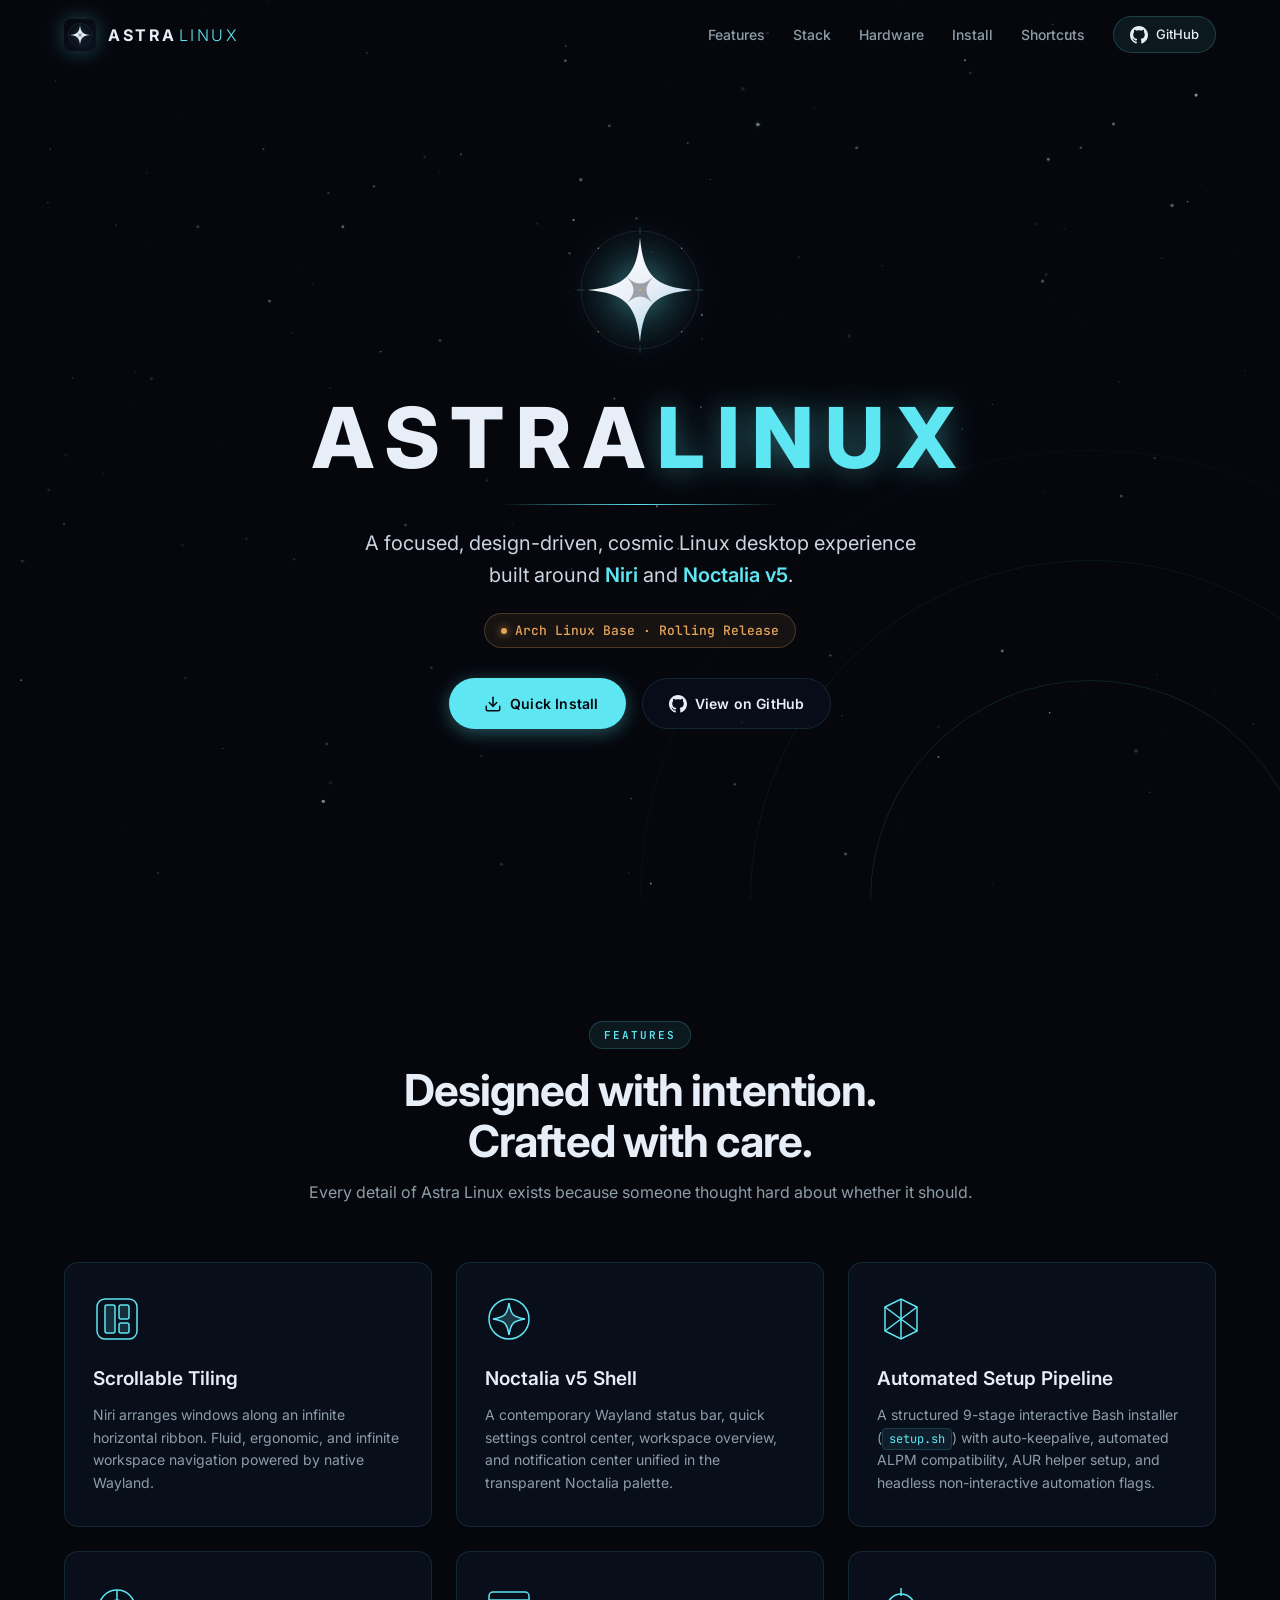
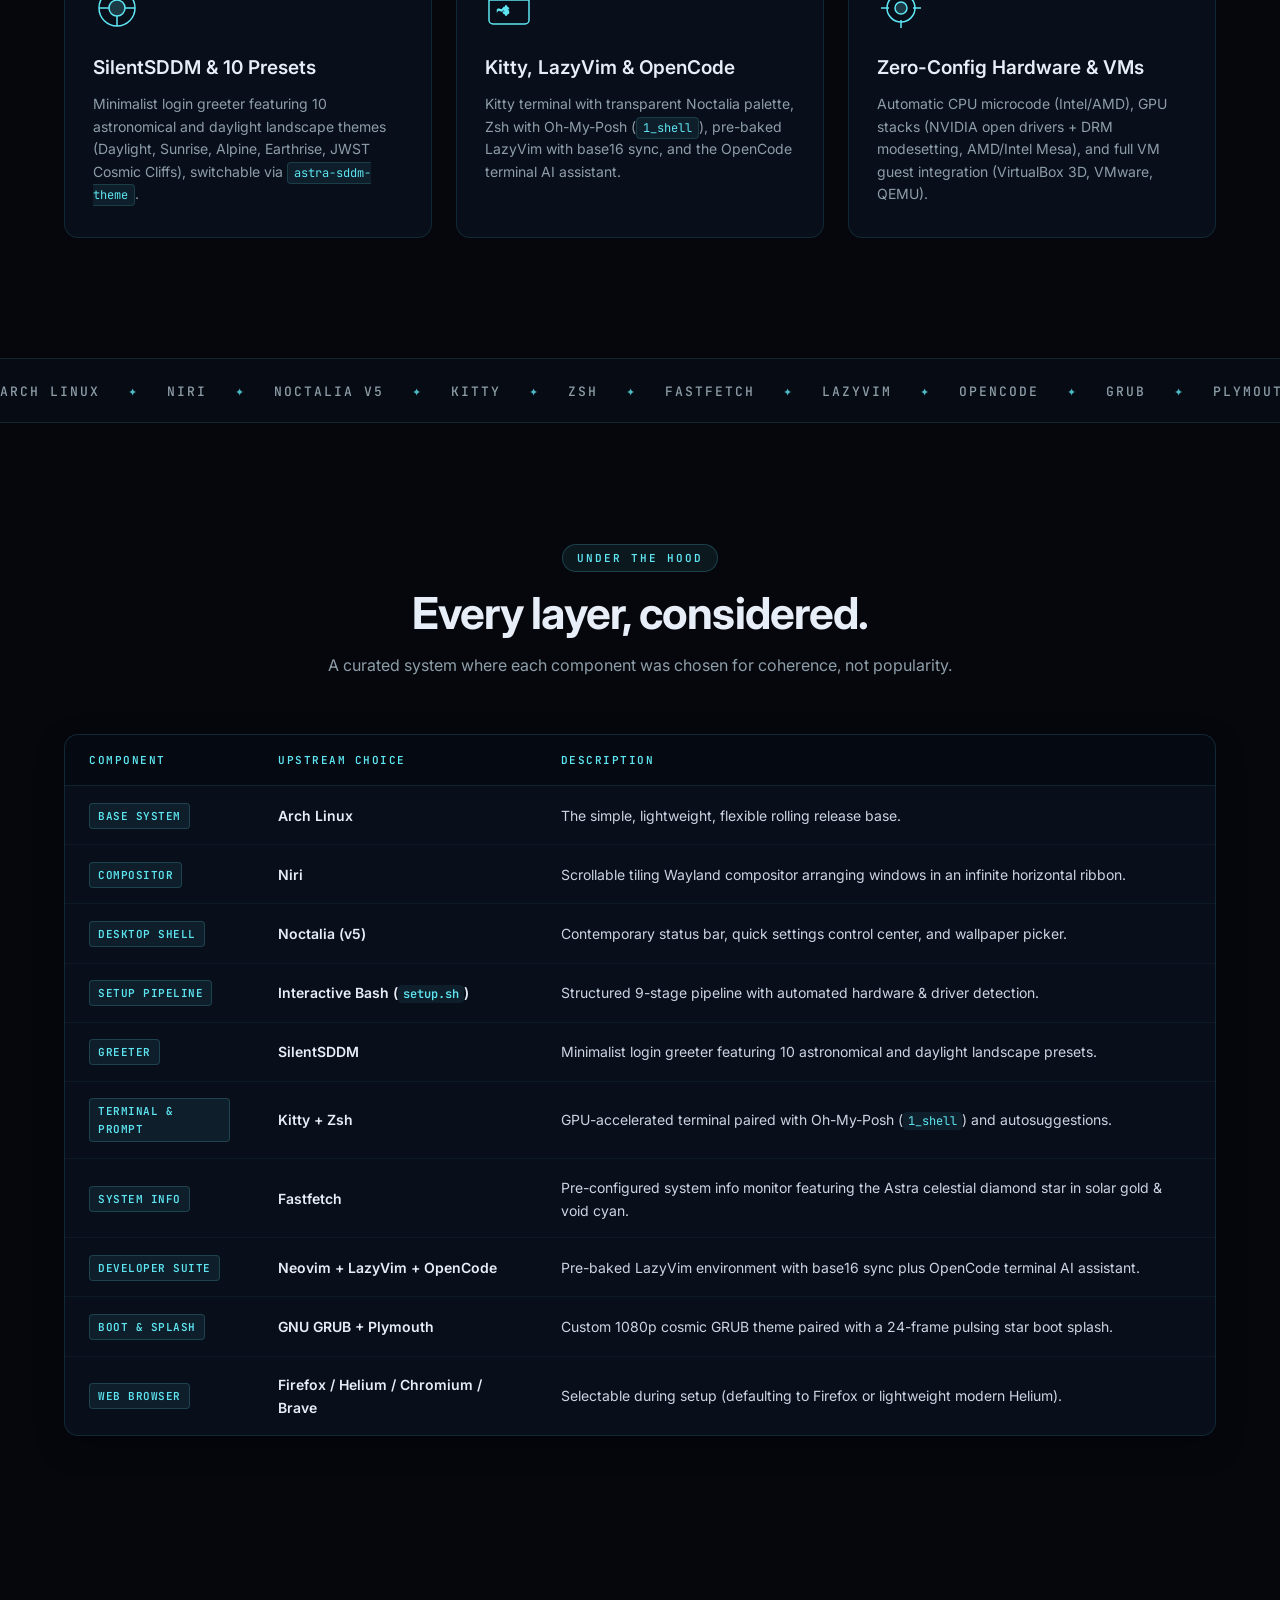
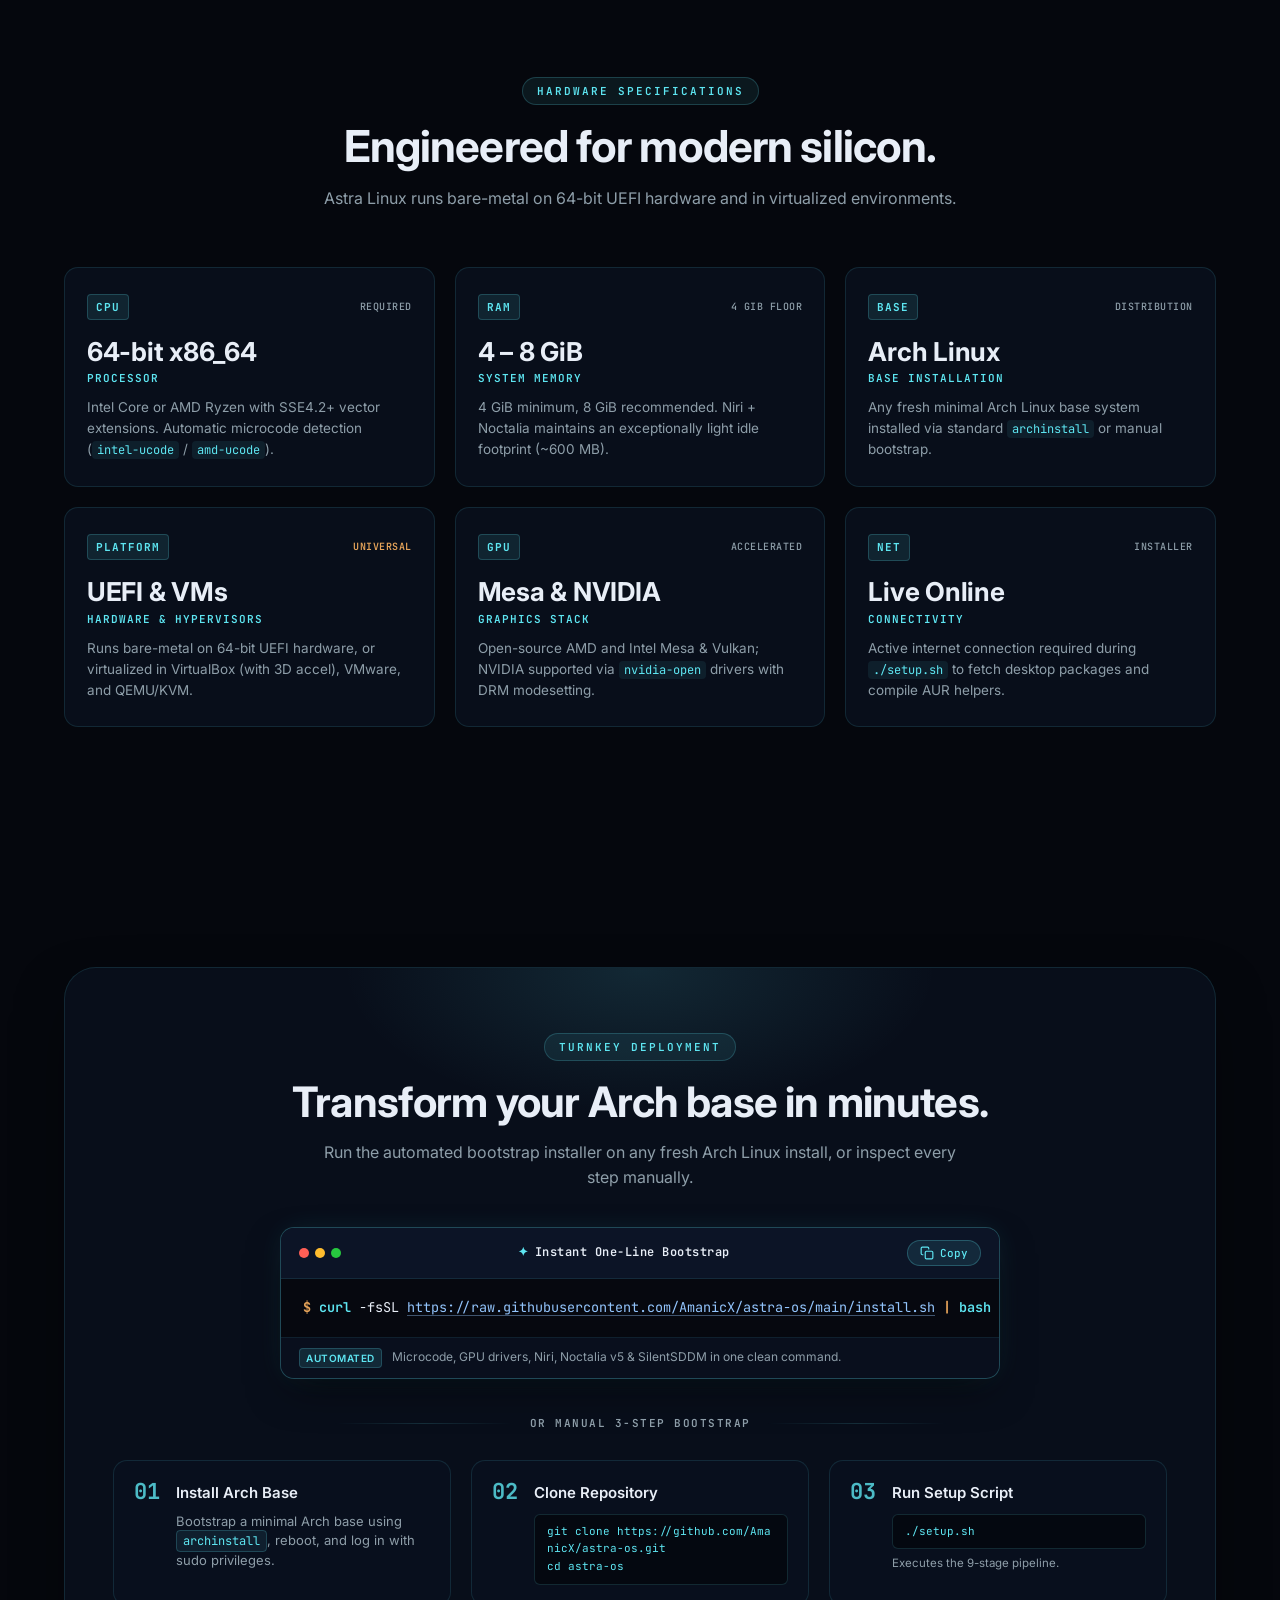
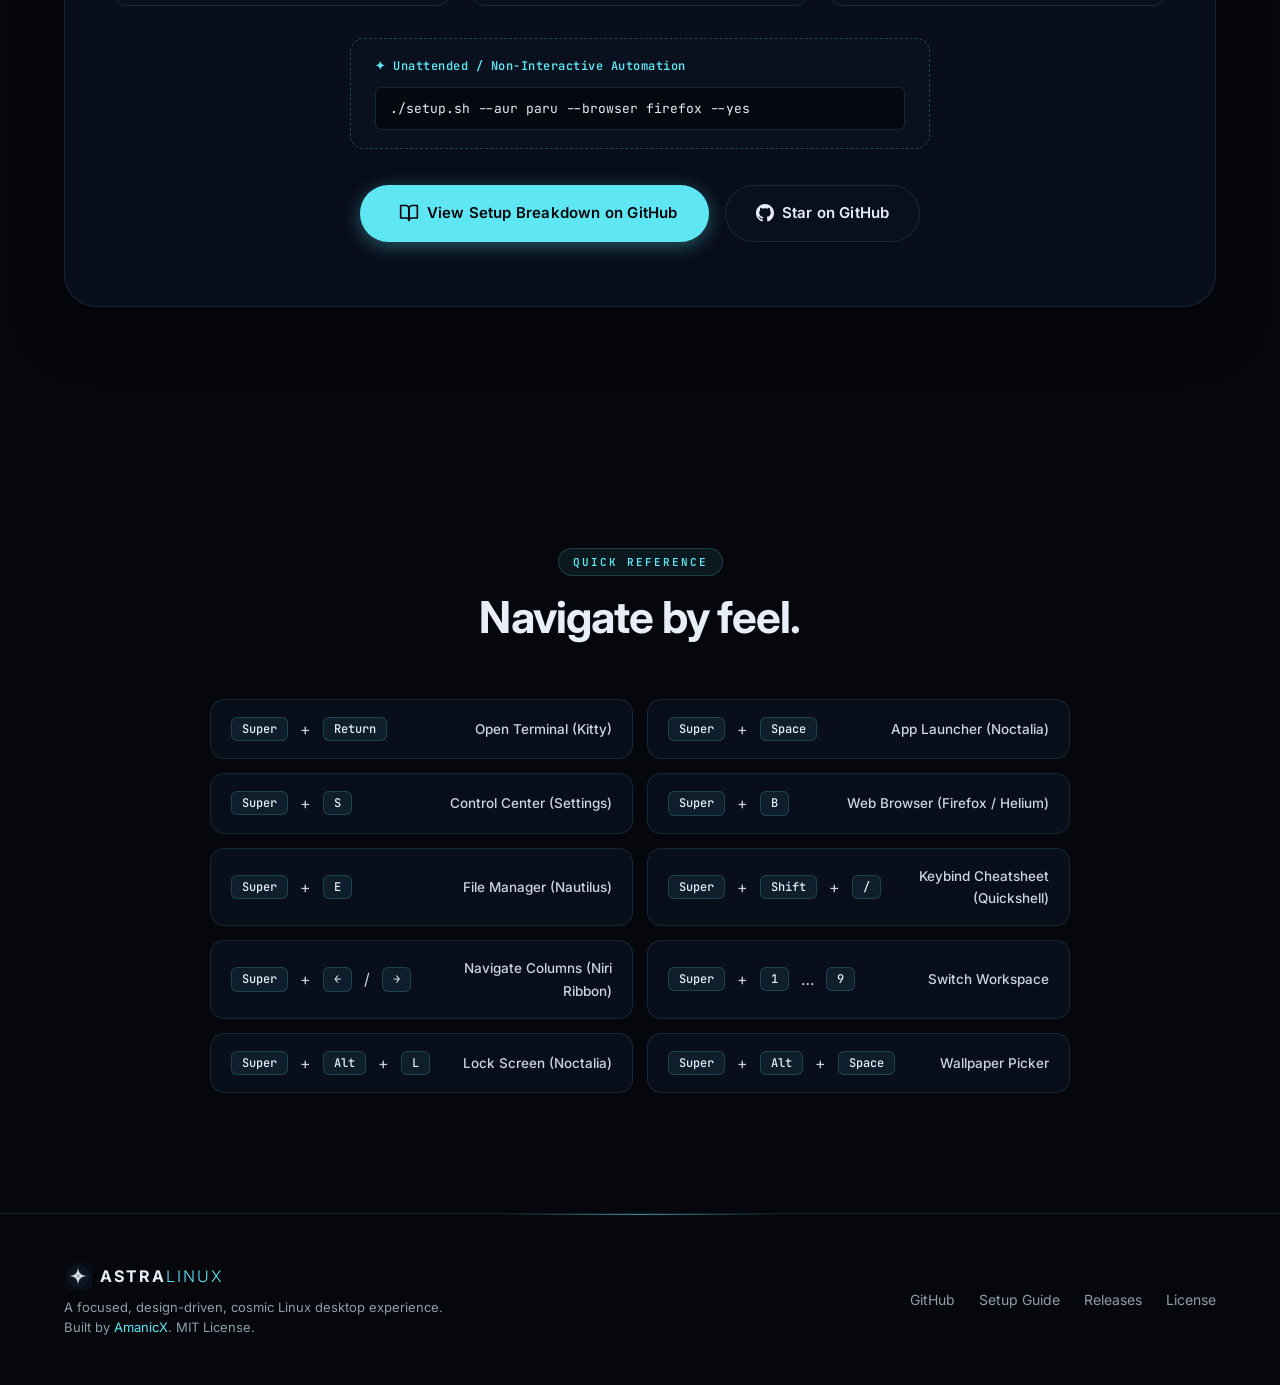
<file: index.html>
<!DOCTYPE html>
<html lang="en">
<head>
  <meta charset="UTF-8">
  <meta name="viewport" content="width=device-width, initial-scale=1.0">
  <title>Astra Linux — Cosmic Desktop Experience</title>
  <meta name="description" content="A focused, design-driven, cosmic Linux desktop experience built around Niri and Noctalia v5 on Arch Linux.">
  <meta name="theme-color" content="#05070D">

  <!-- Open Graph -->
  <meta property="og:title" content="Astra Linux — Cosmic Desktop Experience">
  <meta property="og:description" content="A focused, design-driven, cosmic Linux desktop experience built around Niri and Noctalia v5 on Arch Linux.">
  <meta property="og:type" content="website">
  <meta property="og:image" content="packages/astra-branding/files/usr/share/icons/hicolor/512x512/apps/astraos-logo.png">

  <!-- Fonts -->
  <link rel="preconnect" href="https://fonts.googleapis.com">
  <link rel="preconnect" href="https://fonts.gstatic.com" crossorigin>
  <link href="https://fonts.googleapis.com/css2?family=Inter:wght@300;400;500;600;700&family=JetBrains+Mono:wght@400;500&display=swap" rel="stylesheet">

  <!-- Favicon -->
  <link rel="icon" type="image/png" sizes="64x64" href="packages/astra-branding/files/usr/share/icons/hicolor/64x64/apps/astraos-logo.png">
  <link rel="icon" type="image/png" sizes="256x256" href="packages/astra-branding/files/usr/share/icons/hicolor/256x256/apps/astraos-logo.png">

  <link rel="stylesheet" href="site-assets/style.css">
</head>
<body>
  <!-- ═══════════════════════════════════════════════ -->
  <!--  CURSOR GLOW                                    -->
  <!-- ═══════════════════════════════════════════════ -->
  <div class="cursor-glow" id="cursorGlow"></div>

  <!-- ═══════════════════════════════════════════════ -->
  <!--  STAR FIELD CANVAS                              -->
  <!-- ═══════════════════════════════════════════════ -->
  <canvas id="starfield"></canvas>

  <!-- ═══════════════════════════════════════════════ -->
  <!--  NAVIGATION                                     -->
  <!-- ═══════════════════════════════════════════════ -->
  <nav class="nav" id="nav">
    <div class="nav__inner">
      <a href="#" class="nav__logo" aria-label="Astra Linux Home">
        <img src="packages/astra-branding/files/usr/share/icons/hicolor/64x64/apps/astraos-logo.png" alt="Astra Linux" width="32" height="32">
        <span class="nav__wordmark">ASTRA<span class="nav__os">LINUX</span></span>
      </a>
      <div class="nav__links">
        <a href="#features" class="nav__link">Features</a>
        <a href="#stack" class="nav__link">Stack</a>
        <a href="#requirements" class="nav__link">Hardware</a>
        <a href="#install" class="nav__link">Install</a>
        <a href="#keybinds" class="nav__link">Shortcuts</a>
        <a href="https://github.com/AmanicX/astra-os" class="nav__link nav__link--github" target="_blank" rel="noopener">
          <svg width="18" height="18" viewBox="0 0 24 24" fill="currentColor"><path d="M12 0c-6.626 0-12 5.373-12 12 0 5.302 3.438 9.8 8.207 11.387.599.111.793-.261.793-.577v-2.234c-3.338.726-4.033-1.416-4.033-1.416-.546-1.387-1.333-1.756-1.333-1.756-1.089-.745.083-.729.083-.729 1.205.084 1.839 1.237 1.839 1.237 1.07 1.834 2.807 1.304 3.492.997.107-.775.418-1.305.762-1.604-2.665-.305-5.467-1.334-5.467-5.931 0-1.311.469-2.381 1.236-3.221-.124-.303-.535-1.524.117-3.176 0 0 1.008-.322 3.301 1.23.957-.266 1.983-.399 3.003-.404 1.02.005 2.047.138 3.006.404 2.291-1.552 3.297-1.23 3.297-1.23.653 1.653.242 2.874.118 3.176.77.84 1.235 1.911 1.235 3.221 0 4.609-2.807 5.624-5.479 5.921.43.372.823 1.102.823 2.222v3.293c0 .319.192.694.801.576 4.765-1.589 8.199-6.086 8.199-11.386 0-6.627-5.373-12-12-12z"/></svg>
          GitHub
        </a>
      </div>
      <button class="nav__burger" id="navBurger" aria-label="Toggle menu">
        <span></span><span></span><span></span>
      </button>
    </div>
  </nav>

  <!-- Mobile menu -->
  <div class="mobile-menu" id="mobileMenu">
    <a href="#features" class="mobile-menu__link">Features</a>
    <a href="#stack" class="mobile-menu__link">Stack</a>
    <a href="#requirements" class="mobile-menu__link">Hardware</a>
    <a href="#install" class="mobile-menu__link">Install</a>
    <a href="#keybinds" class="mobile-menu__link">Shortcuts</a>
    <a href="https://github.com/AmanicX/astra-os" class="mobile-menu__link" target="_blank" rel="noopener">GitHub</a>
  </div>

  <!-- ═══════════════════════════════════════════════ -->
  <!--  HERO                                           -->
  <!-- ═══════════════════════════════════════════════ -->
  <section class="hero" id="hero">
    <div class="hero__bg-rings">
      <div class="hero__ring hero__ring--1"></div>
      <div class="hero__ring hero__ring--2"></div>
      <div class="hero__ring hero__ring--3"></div>
    </div>

    <div class="hero__content">
      <!-- Animated star mark -->
      <div class="hero__mark" id="heroMark">
        <svg viewBox="0 0 1024 1024" width="140" height="140" class="hero__star-svg">
          <defs>
            <linearGradient id="hero-star-grad" x1="0.2" y1="0.1" x2="0.8" y2="0.9">
              <stop offset="0" stop-color="#FFFFFF"/>
              <stop offset="0.55" stop-color="#E8EEF7"/>
              <stop offset="1" stop-color="#A9D7E8"/>
            </linearGradient>
            <radialGradient id="hero-glow" cx="0.5" cy="0.5" r="0.5">
              <stop offset="0" stop-color="#67E8F9" stop-opacity="0.25"/>
              <stop offset="0.55" stop-color="#67E8F9" stop-opacity="0.05"/>
              <stop offset="1" stop-color="#67E8F9" stop-opacity="0"/>
            </radialGradient>
          </defs>
          <circle cx="512" cy="512" r="470" fill="url(#hero-glow)" class="hero__glow-circle"/>
          <circle cx="512" cy="512" r="432" fill="none" stroke="#E8EEF7" stroke-opacity="0.22" stroke-width="3" class="hero__orbit-ring"/>
          <circle cx="512" cy="512" r="470" fill="none" stroke="#67E8F9" stroke-opacity="0.08" stroke-width="1.5" class="hero__outer-ring"/>
          <g stroke="#67E8F9" stroke-opacity="0.50" stroke-width="3" stroke-linecap="round" class="hero__ticks">
            <line x1="512" y1="52" x2="512" y2="104"/>
            <line x1="512" y1="920" x2="512" y2="972"/>
            <line x1="52" y1="512" x2="104" y2="512"/>
            <line x1="920" y1="512" x2="972" y2="512"/>
          </g>
          <g fill="#D6B36A" fill-opacity="0.80" class="hero__corner-stars">
            <circle cx="817" cy="817" r="5"/>
            <circle cx="207" cy="817" r="5"/>
            <circle cx="207" cy="207" r="5"/>
            <circle cx="817" cy="207" r="5"/>
          </g>
          <path d="M512 128 C536 404 620 488 896 512 C620 536 536 620 512 896 C488 620 404 536 128 512 C404 488 488 404 512 128 Z" fill="url(#hero-star-grad)" class="hero__star-path"/>
          <g transform="translate(512 512) rotate(45) scale(0.34) translate(-512 -512)">
            <path d="M512 128 C536 404 620 488 896 512 C620 536 536 620 512 896 C488 620 404 536 128 512 C404 488 488 404 512 128 Z" fill="#05070D" fill-opacity="0.34"/>
          </g>
          <circle cx="512" cy="512" r="8" fill="#D6B36A" class="hero__center-dot"/>
        </svg>
      </div>

      <h1 class="hero__title" data-animate="split-text">
        <span class="hero__title-main">ASTRA<span class="hero__title-accent">LINUX</span></span>
      </h1>

      <div class="hero__line" data-animate="line-expand"></div>

      <p class="hero__subtitle" data-animate="fade-up" data-delay="200">
        A focused, design-driven, cosmic Linux desktop experience<br>
        built around <strong>Niri</strong> and <strong>Noctalia v5</strong>.
      </p>

      <div class="hero__badge" data-animate="fade-up" data-delay="300">
        <span class="hero__badge-dot"></span>
        Arch Linux Base &middot; Rolling Release
      </div>

      <div class="hero__actions" data-animate="fade-up" data-delay="400">
        <a href="#install" class="btn btn--primary">
          <span class="btn__glow"></span>
          <svg width="18" height="18" viewBox="0 0 24 24" fill="none" stroke="currentColor" stroke-width="2" stroke-linecap="round" stroke-linejoin="round"><path d="M21 15v4a2 2 0 0 1-2 2H5a2 2 0 0 1-2-2v-4"/><polyline points="7 10 12 15 17 10"/><line x1="12" y1="15" x2="12" y2="3"/></svg>
          Quick Install
        </a>
        <a href="https://github.com/AmanicX/astra-os" class="btn btn--ghost" target="_blank" rel="noopener">
          <svg width="18" height="18" viewBox="0 0 24 24" fill="currentColor"><path d="M12 0c-6.626 0-12 5.373-12 12 0 5.302 3.438 9.8 8.207 11.387.599.111.793-.261.793-.577v-2.234c-3.338.726-4.033-1.416-4.033-1.416-.546-1.387-1.333-1.756-1.333-1.756-1.089-.745.083-.729.083-.729 1.205.084 1.839 1.237 1.839 1.237 1.07 1.834 2.807 1.304 3.492.997.107-.775.418-1.305.762-1.604-2.665-.305-5.467-1.334-5.467-5.931 0-1.311.469-2.381 1.236-3.221-.124-.303-.535-1.524.117-3.176 0 0 1.008-.322 3.301 1.23.957-.266 1.983-.399 3.003-.404 1.02.005 2.047.138 3.006.404 2.291-1.552 3.297-1.23 3.297-1.23.653 1.653.242 2.874.118 3.176.77.84 1.235 1.911 1.235 3.221 0 4.609-2.807 5.624-5.479 5.921.43.372.823 1.102.823 2.222v3.293c0 .319.192.694.801.576 4.765-1.589 8.199-6.086 8.199-11.386 0-6.627-5.373-12-12-12z"/></svg>
          View on GitHub
        </a>
      </div>
    </div>
  </section>

  <!-- ═══════════════════════════════════════════════ -->
  <!--  FEATURES                                       -->
  <!-- ═══════════════════════════════════════════════ -->
  <section class="section features" id="features">
    <div class="container">
      <div class="section__header" data-animate="fade-up">
        <span class="section__tag">Features</span>
        <h2 class="section__title">Designed with intention.<br>Crafted with care.</h2>
        <p class="section__desc">Every detail of Astra Linux exists because someone thought hard about whether it should.</p>
      </div>

      <div class="features__grid">
        <!-- Feature 1 -->
        <div class="feature-card" data-animate="fade-up" data-delay="0">
          <div class="feature-card__icon">
            <svg viewBox="0 0 48 48" fill="none" stroke="#67E8F9" stroke-width="1.5">
              <rect x="4" y="4" width="40" height="40" rx="8"/>
              <rect x="12" y="10" width="10" height="28" rx="2" fill="#67E8F9" fill-opacity="0.15"/>
              <rect x="26" y="10" width="10" height="14" rx="2" fill="#67E8F9" fill-opacity="0.15"/>
              <rect x="26" y="28" width="10" height="10" rx="2" fill="#67E8F9" fill-opacity="0.15"/>
            </svg>
          </div>
          <h3 class="feature-card__title">Scrollable Tiling</h3>
          <p class="feature-card__desc">Niri arranges windows along an infinite horizontal ribbon. Fluid, ergonomic, and infinite workspace navigation powered by native Wayland.</p>
        </div>

        <!-- Feature 2 -->
        <div class="feature-card" data-animate="fade-up" data-delay="100">
          <div class="feature-card__icon">
            <svg viewBox="0 0 48 48" fill="none" stroke="#67E8F9" stroke-width="1.5">
              <circle cx="24" cy="24" r="20"/>
              <path d="M24 8 C26 20 28 22 40 24 C28 26 26 28 24 40 C22 28 20 26 8 24 C20 22 22 20 24 8Z" fill="#67E8F9" fill-opacity="0.2" stroke="#67E8F9"/>
            </svg>
          </div>
          <h3 class="feature-card__title">Noctalia v5 Shell</h3>
          <p class="feature-card__desc">A contemporary Wayland status bar, quick settings control center, workspace overview, and notification center unified in the transparent Noctalia palette.</p>
        </div>

        <!-- Feature 3 -->
        <div class="feature-card" data-animate="fade-up" data-delay="200">
          <div class="feature-card__icon">
            <svg viewBox="0 0 48 48" fill="none" stroke="#67E8F9" stroke-width="1.5">
              <path d="M8 12L24 4L40 12V36L24 44L8 36V12Z" rx="2"/>
              <path d="M24 4V44M8 12L40 36M40 12L8 36"/>
            </svg>
          </div>
          <h3 class="feature-card__title">Automated Setup Pipeline</h3>
          <p class="feature-card__desc">A structured 9-stage interactive Bash installer (<code>setup.sh</code>) with auto-keepalive, automated ALPM compatibility, AUR helper setup, and headless non-interactive automation flags.</p>
        </div>

        <!-- Feature 4 -->
        <div class="feature-card" data-animate="fade-up" data-delay="300">
          <div class="feature-card__icon">
            <svg viewBox="0 0 48 48" fill="none" stroke="#67E8F9" stroke-width="1.5">
              <circle cx="24" cy="24" r="18"/>
              <circle cx="24" cy="24" r="8" fill="#67E8F9" fill-opacity="0.2"/>
              <path d="M6 24H16M32 24H42M24 6V16M24 32V42"/>
            </svg>
          </div>
          <h3 class="feature-card__title">SilentSDDM & 10 Presets</h3>
          <p class="feature-card__desc">Minimalist login greeter featuring 10 astronomical and daylight landscape themes (Daylight, Sunrise, Alpine, Earthrise, JWST Cosmic Cliffs), switchable via <code>astra-sddm-theme</code>.</p>
        </div>

        <!-- Feature 5 -->
        <div class="feature-card" data-animate="fade-up" data-delay="400">
          <div class="feature-card__icon">
            <svg viewBox="0 0 48 48" fill="none" stroke="#67E8F9" stroke-width="1.5">
              <rect x="4" y="8" width="40" height="32" rx="4"/>
              <line x1="4" y1="16" x2="44" y2="16"/>
              <text x="12" y="30" font-size="10" fill="#67E8F9" font-family="monospace">~$</text>
            </svg>
          </div>
          <h3 class="feature-card__title">Kitty, LazyVim & OpenCode</h3>
          <p class="feature-card__desc">Kitty terminal with transparent Noctalia palette, Zsh with Oh-My-Posh (<code>1_shell</code>), pre-baked LazyVim with base16 sync, and the OpenCode terminal AI assistant.</p>
        </div>

        <!-- Feature 6 -->
        <div class="feature-card" data-animate="fade-up" data-delay="500">
          <div class="feature-card__icon">
            <svg viewBox="0 0 48 48" fill="none" stroke="#67E8F9" stroke-width="1.5">
              <path d="M24 4V12M24 36V44M4 24H12M36 24H44"/>
              <circle cx="24" cy="24" r="14"/>
              <circle cx="24" cy="24" r="6" fill="#67E8F9" fill-opacity="0.2"/>
            </svg>
          </div>
          <h3 class="feature-card__title">Zero-Config Hardware & VMs</h3>
          <p class="feature-card__desc">Automatic CPU microcode (Intel/AMD), GPU stacks (NVIDIA open drivers + DRM modesetting, AMD/Intel Mesa), and full VM guest integration (VirtualBox 3D, VMware, QEMU).</p>
        </div>
      </div>
    </div>
  </section>

  <!-- ═══════════════════════════════════════════════ -->
  <!--  MARQUEE STRIP                                  -->
  <!-- ═══════════════════════════════════════════════ -->
  <div class="marquee-strip">
    <div class="marquee-strip__track">
      <span>ARCH LINUX</span>
      <span class="marquee-strip__dot">✦</span>
      <span>NIRI</span>
      <span class="marquee-strip__dot">✦</span>
      <span>NOCTALIA V5</span>
      <span class="marquee-strip__dot">✦</span>
      <span>KITTY</span>
      <span class="marquee-strip__dot">✦</span>
      <span>ZSH</span>
      <span class="marquee-strip__dot">✦</span>
      <span>FASTFETCH</span>
      <span class="marquee-strip__dot">✦</span>
      <span>LAZYVIM</span>
      <span class="marquee-strip__dot">✦</span>
      <span>OPENCODE</span>
      <span class="marquee-strip__dot">✦</span>
      <span>GRUB</span>
      <span class="marquee-strip__dot">✦</span>
      <span>PLYMOUTH</span>
      <span class="marquee-strip__dot">✦</span>
      <span>SILENTSDDM</span>
      <span class="marquee-strip__dot">✦</span>
      <!-- Duplicated for seamless loop -->
      <span>ARCH LINUX</span>
      <span class="marquee-strip__dot">✦</span>
      <span>NIRI</span>
      <span class="marquee-strip__dot">✦</span>
      <span>NOCTALIA V5</span>
      <span class="marquee-strip__dot">✦</span>
      <span>KITTY</span>
      <span class="marquee-strip__dot">✦</span>
      <span>ZSH</span>
      <span class="marquee-strip__dot">✦</span>
      <span>FASTFETCH</span>
      <span class="marquee-strip__dot">✦</span>
      <span>LAZYVIM</span>
      <span class="marquee-strip__dot">✦</span>
      <span>OPENCODE</span>
      <span class="marquee-strip__dot">✦</span>
      <span>GRUB</span>
      <span class="marquee-strip__dot">✦</span>
      <span>PLYMOUTH</span>
      <span class="marquee-strip__dot">✦</span>
      <span>SILENTSDDM</span>
      <span class="marquee-strip__dot">✦</span>
    </div>
  </div>

  <!-- ═══════════════════════════════════════════════ -->
  <!--  TECH STACK                                     -->
  <!-- ═══════════════════════════════════════════════ -->
  <section class="section stack" id="stack">
    <div class="container">
      <div class="section__header" data-animate="fade-up">
        <span class="section__tag">Under the Hood</span>
        <h2 class="section__title">Every layer, considered.</h2>
        <p class="section__desc">A curated system where each component was chosen for coherence, not popularity.</p>
      </div>

      <div class="stack__table-wrap" data-animate="fade-up" data-delay="100">
        <table class="stack__table">
          <thead>
            <tr>
              <th>Component</th>
              <th>Upstream Choice</th>
              <th>Description</th>
            </tr>
          </thead>
          <tbody>
            <tr class="stack__row" data-animate="fade-up" data-delay="100">
              <td><span class="stack__label">Base System</span></td>
              <td><strong>Arch Linux</strong></td>
              <td>The simple, lightweight, flexible rolling release base.</td>
            </tr>
            <tr class="stack__row" data-animate="fade-up" data-delay="140">
              <td><span class="stack__label">Compositor</span></td>
              <td><strong>Niri</strong></td>
              <td>Scrollable tiling Wayland compositor arranging windows in an infinite horizontal ribbon.</td>
            </tr>
            <tr class="stack__row" data-animate="fade-up" data-delay="180">
              <td><span class="stack__label">Desktop Shell</span></td>
              <td><strong>Noctalia (v5)</strong></td>
              <td>Contemporary status bar, quick settings control center, and wallpaper picker.</td>
            </tr>
            <tr class="stack__row" data-animate="fade-up" data-delay="220">
              <td><span class="stack__label">Setup Pipeline</span></td>
              <td><strong>Interactive Bash (<code>setup.sh</code>)</strong></td>
              <td>Structured 9-stage pipeline with automated hardware &amp; driver detection.</td>
            </tr>
            <tr class="stack__row" data-animate="fade-up" data-delay="260">
              <td><span class="stack__label">Greeter</span></td>
              <td><strong>SilentSDDM</strong></td>
              <td>Minimalist login greeter featuring 10 astronomical and daylight landscape presets.</td>
            </tr>
            <tr class="stack__row" data-animate="fade-up" data-delay="300">
              <td><span class="stack__label">Terminal &amp; Prompt</span></td>
              <td><strong>Kitty + Zsh</strong></td>
              <td>GPU-accelerated terminal paired with Oh-My-Posh (<code>1_shell</code>) and autosuggestions.</td>
            </tr>
            <tr class="stack__row" data-animate="fade-up" data-delay="340">
              <td><span class="stack__label">System Info</span></td>
              <td><strong>Fastfetch</strong></td>
              <td>Pre-configured system info monitor featuring the Astra celestial diamond star in solar gold &amp; void cyan.</td>
            </tr>
            <tr class="stack__row" data-animate="fade-up" data-delay="380">
              <td><span class="stack__label">Developer Suite</span></td>
              <td><strong>Neovim + LazyVim + OpenCode</strong></td>
              <td>Pre-baked LazyVim environment with base16 sync plus OpenCode terminal AI assistant.</td>
            </tr>
            <tr class="stack__row" data-animate="fade-up" data-delay="420">
              <td><span class="stack__label">Boot &amp; Splash</span></td>
              <td><strong>GNU GRUB + Plymouth</strong></td>
              <td>Custom 1080p cosmic GRUB theme paired with a 24-frame pulsing star boot splash.</td>
            </tr>
            <tr class="stack__row" data-animate="fade-up" data-delay="460">
              <td><span class="stack__label">Web Browser</span></td>
              <td><strong>Firefox / Helium / Chromium / Brave</strong></td>
              <td>Selectable during setup (defaulting to Firefox or lightweight modern Helium).</td>
            </tr>
          </tbody>
        </table>
      </div>
    </div>
  </section>

  <!-- ═══════════════════════════════════════════════ -->
  <!--  SYSTEM REQUIREMENTS & HARDWARE ARCHITECTURE    -->
  <!-- ═══════════════════════════════════════════════ -->
  <section class="section requirements" id="requirements">
    <div class="container">
      <div class="section__header" data-animate="fade-up">
        <span class="section__tag">Hardware Specifications</span>
        <h2 class="section__title">Engineered for modern silicon.</h2>
        <p class="section__desc">Astra Linux runs bare-metal on 64-bit UEFI hardware and in virtualized environments.</p>
      </div>

      <div class="reqs__grid" data-animate="fade-up" data-delay="100">
        <!-- 1. CPU -->
        <div class="req-card">
          <div class="req-card__header">
            <span class="req-card__code">CPU</span>
            <div class="req-card__status">Required</div>
          </div>
          <h3 class="req-card__val">64-bit x86_64</h3>
          <p class="req-card__title">Processor</p>
          <p class="req-card__desc">Intel Core or AMD Ryzen with SSE4.2+ vector extensions. Automatic microcode detection (<code>intel-ucode</code> / <code>amd-ucode</code>).</p>
        </div>

        <!-- 2. RAM -->
        <div class="req-card">
          <div class="req-card__header">
            <span class="req-card__code">RAM</span>
            <div class="req-card__status">4 GiB Floor</div>
          </div>
          <h3 class="req-card__val">4 &ndash; 8 GiB</h3>
          <p class="req-card__title">System Memory</p>
          <p class="req-card__desc">4 GiB minimum, 8 GiB recommended. Niri + Noctalia maintains an exceptionally light idle footprint (~600 MB).</p>
        </div>

        <!-- 3. BASE OS -->
        <div class="req-card">
          <div class="req-card__header">
            <span class="req-card__code">BASE</span>
            <div class="req-card__status">Distribution</div>
          </div>
          <h3 class="req-card__val">Arch Linux</h3>
          <p class="req-card__title">Base Installation</p>
          <p class="req-card__desc">Any fresh minimal Arch Linux base system installed via standard <code>archinstall</code> or manual bootstrap.</p>
        </div>

        <!-- 4. FIRMWARE & VIRTUALIZATION -->
        <div class="req-card">
          <div class="req-card__header">
            <span class="req-card__code">PLATFORM</span>
            <div class="req-card__status req-card__status--accent">Universal</div>
          </div>
          <h3 class="req-card__val">UEFI &amp; VMs</h3>
          <p class="req-card__title">Hardware &amp; Hypervisors</p>
          <p class="req-card__desc">Runs bare-metal on 64-bit UEFI hardware, or virtualized in VirtualBox (with 3D accel), VMware, and QEMU/KVM.</p>
        </div>

        <!-- 5. GRAPHICS -->
        <div class="req-card">
          <div class="req-card__header">
            <span class="req-card__code">GPU</span>
            <div class="req-card__status">Accelerated</div>
          </div>
          <h3 class="req-card__val">Mesa &amp; NVIDIA</h3>
          <p class="req-card__title">Graphics Stack</p>
          <p class="req-card__desc">Open-source AMD and Intel Mesa &amp; Vulkan; NVIDIA supported via <code>nvidia-open</code> drivers with DRM modesetting.</p>
        </div>

        <!-- 6. NETWORK -->
        <div class="req-card">
          <div class="req-card__header">
            <span class="req-card__code">NET</span>
            <div class="req-card__status">Installer</div>
          </div>
          <h3 class="req-card__val">Live Online</h3>
          <p class="req-card__title">Connectivity</p>
          <p class="req-card__desc">Active internet connection required during <code>./setup.sh</code> to fetch desktop packages and compile AUR helpers.</p>
        </div>
      </div>
    </div>
  </section>

  <!-- ═══════════════════════════════════════════════ -->
  <!--  INSTALL / CTA                                  -->
  <!-- ═══════════════════════════════════════════════ -->
  <section class="section install" id="install">
    <div class="container">
      <div class="install__card" data-animate="fade-up">
        <div class="install__glow"></div>
        <div class="install__content">
          <span class="section__tag">Turnkey Deployment</span>
          <h2 class="install__title">Transform your Arch base in minutes.</h2>
          <p class="install__desc">Run the automated bootstrap installer on any fresh Arch Linux install, or inspect every step manually.</p>

          <!-- HERO TERMINAL: ONE-LINE INSTALLER -->
          <div class="install__terminal" data-animate="fade-up" data-delay="50">
            <div class="install__terminal-bar">
              <div class="install__terminal-dots">
                <span class="term-dot term-dot--red"></span>
                <span class="term-dot term-dot--yellow"></span>
                <span class="term-dot term-dot--green"></span>
              </div>
              <div class="install__terminal-label">
                <span class="terminal-star">✦</span>
                <span>Instant One-Line Bootstrap</span>
              </div>
              <button class="install__copy-pill" id="copyOneLinerBtn" type="button" aria-label="Copy bootstrap command">
                <svg width="14" height="14" viewBox="0 0 24 24" fill="none" stroke="currentColor" stroke-width="2" stroke-linecap="round" stroke-linejoin="round"><rect x="9" y="9" width="13" height="13" rx="2" ry="2"></rect><path d="M5 15H4a2 2 0 0 1-2-2V4a2 2 0 0 1 2-2h9a2 2 0 0 1 2 2v1"></path></svg>
                <span class="copy-text">Copy</span>
              </button>
            </div>
            <div class="install__terminal-body" id="oneLinerCodeBlock" role="button" tabindex="0" title="Click to copy command">
              <span class="term-prompt">$</span>
              <span class="token-cmd">curl</span>
              <span class="token-flag">-fsSL</span>
              <span class="token-url">https://raw.githubusercontent.com/AmanicX/astra-os/main/install.sh</span>
              <span class="token-pipe">|</span>
              <span class="token-cmd">bash</span>
            </div>
            <div class="install__terminal-footer">
              <span class="terminal-badge">Automated</span>
              <span>Microcode, GPU drivers, Niri, Noctalia v5 &amp; SilentSDDM in one clean command.</span>
            </div>
          </div>

          <!-- DIVIDER -->
          <div class="install__divider" data-animate="fade-up" data-delay="100">
            <span>OR MANUAL 3-STEP BOOTSTRAP</span>
          </div>

          <!-- MANUAL STEPS -->
          <div class="install__steps" data-animate="fade-up" data-delay="150">
            <div class="install__step">
              <span class="install__step-num">01</span>
              <div class="install__step-info">
                <h4>Install Arch Base</h4>
                <p>Bootstrap a minimal Arch base using <code>archinstall</code>, reboot, and log in with sudo privileges.</p>
              </div>
            </div>
            <div class="install__step">
              <span class="install__step-num">02</span>
              <div class="install__step-info">
                <h4>Clone Repository</h4>
                <div class="install__step-code-box">
                  <code>git clone https://github.com/AmanicX/astra-os.git
cd astra-os</code>
                </div>
              </div>
            </div>
            <div class="install__step">
              <span class="install__step-num">03</span>
              <div class="install__step-info">
                <h4>Run Setup Script</h4>
                <div class="install__step-code-box">
                  <code>./setup.sh</code>
                </div>
                <p class="install__step-sub">Executes the 9-stage pipeline.</p>
              </div>
            </div>
          </div>

          <!-- AUTOMATION / UNATTENDED BOX -->
          <div class="install__quick-box" data-animate="fade-up" data-delay="200">
            <div class="install__quick-box-label">✦ Unattended / Non-Interactive Automation</div>
            <code>./setup.sh --aur paru --browser firefox --yes</code>
          </div>

          <div class="install__actions" data-animate="fade-up" data-delay="250">
            <a href="https://github.com/AmanicX/astra-os#-what-setupsh-does-detailed-breakdown" class="btn btn--primary btn--lg" target="_blank" rel="noopener">
              <span class="btn__glow"></span>
              <svg width="20" height="20" viewBox="0 0 24 24" fill="none" stroke="currentColor" stroke-width="2" stroke-linecap="round" stroke-linejoin="round"><path d="M2 3h6a4 4 0 0 1 4 4v14a3 3 0 0 0-3-3H2z"/><path d="M22 3h-6a4 4 0 0 0-4 4v14a3 3 0 0 1 3-3h7z"/></svg>
              View Setup Breakdown on GitHub
            </a>
            <a href="https://github.com/AmanicX/astra-os" class="btn btn--ghost btn--lg" target="_blank" rel="noopener">
              <svg width="18" height="18" viewBox="0 0 24 24" fill="currentColor"><path d="M12 0c-6.626 0-12 5.373-12 12 0 5.302 3.438 9.8 8.207 11.387.599.111.793-.261.793-.577v-2.234c-3.338.726-4.033-1.416-4.033-1.416-.546-1.387-1.333-1.756-1.333-1.756-1.089-.745.083-.729.083-.729 1.205.084 1.839 1.237 1.839 1.237 1.07 1.834 2.807 1.304 3.492.997.107-.775.418-1.305.762-1.604-2.665-.305-5.467-1.334-5.467-5.931 0-1.311.469-2.381 1.236-3.221-.124-.303-.535-1.524.117-3.176 0 0 1.008-.322 3.301 1.23.957-.266 1.983-.399 3.003-.404 1.02.005 2.047.138 3.006.404 2.291-1.552 3.297-1.23 3.297-1.23.653 1.653.242 2.874.118 3.176.77.84 1.235 1.911 1.235 3.221 0 4.609-2.807 5.624-5.479 5.921.43.372.823 1.102.823 2.222v3.293c0 .319.192.694.801.576 4.765-1.589 8.199-6.086 8.199-11.386 0-6.627-5.373-12-12-12z"/></svg>
              Star on GitHub
            </a>
          </div>
        </div>
      </div>
    </div>
  </section>

  <!-- ═══════════════════════════════════════════════ -->
  <!--  KEYBINDS PREVIEW                               -->
  <!-- ═══════════════════════════════════════════════ -->
  <section class="section keybinds" id="keybinds">
    <div class="container">
      <div class="section__header" data-animate="fade-up">
        <span class="section__tag">Quick Reference</span>
        <h2 class="section__title">Navigate by feel.</h2>
      </div>

      <div class="keybinds__grid" data-animate="fade-up" data-delay="100">
        <div class="keybind">
          <kbd>Super</kbd> + <kbd>Return</kbd>
          <span>Open Terminal (Kitty)</span>
        </div>
        <div class="keybind">
          <kbd>Super</kbd> + <kbd>Space</kbd>
          <span>App Launcher (Noctalia)</span>
        </div>
        <div class="keybind">
          <kbd>Super</kbd> + <kbd>S</kbd>
          <span>Control Center (Settings)</span>
        </div>
        <div class="keybind">
          <kbd>Super</kbd> + <kbd>B</kbd>
          <span>Web Browser (Firefox / Helium)</span>
        </div>
        <div class="keybind">
          <kbd>Super</kbd> + <kbd>E</kbd>
          <span>File Manager (Nautilus)</span>
        </div>
        <div class="keybind">
          <kbd>Super</kbd> + <kbd>Shift</kbd> + <kbd>/</kbd>
          <span>Keybind Cheatsheet (Quickshell)</span>
        </div>
        <div class="keybind">
          <kbd>Super</kbd> + <kbd>&larr;</kbd> / <kbd>&rarr;</kbd>
          <span>Navigate Columns (Niri Ribbon)</span>
        </div>
        <div class="keybind">
          <kbd>Super</kbd> + <kbd>1</kbd> &hellip; <kbd>9</kbd>
          <span>Switch Workspace</span>
        </div>
        <div class="keybind">
          <kbd>Super</kbd> + <kbd>Alt</kbd> + <kbd>L</kbd>
          <span>Lock Screen (Noctalia)</span>
        </div>
        <div class="keybind">
          <kbd>Super</kbd> + <kbd>Alt</kbd> + <kbd>Space</kbd>
          <span>Wallpaper Picker</span>
        </div>
      </div>
    </div>
  </section>

  <!-- ═══════════════════════════════════════════════ -->
  <!--  FOOTER                                         -->
  <!-- ═══════════════════════════════════════════════ -->
  <footer class="footer">
    <div class="footer__meridian"></div>
    <div class="container footer__inner">
      <div class="footer__left">
        <div class="footer__logo">
          <img src="packages/astra-branding/files/usr/share/icons/hicolor/64x64/apps/astraos-logo.png" alt="Astra Linux" width="28" height="28">
          <span>ASTRA<span class="footer__os">LINUX</span></span>
        </div>
        <p class="footer__copy">A focused, design-driven, cosmic Linux desktop experience.<br>Built by <a href="https://github.com/AmanicX" target="_blank" rel="noopener">AmanicX</a>. MIT License.</p>
      </div>
      <div class="footer__links">
        <a href="https://github.com/AmanicX/astra-os" target="_blank" rel="noopener">GitHub</a>
        <a href="https://github.com/AmanicX/astra-os#%EF%B8%8F-what-setupsh-does-detailed-breakdown" target="_blank" rel="noopener">Setup Guide</a>
        <a href="https://github.com/AmanicX/astra-os/releases" target="_blank" rel="noopener">Releases</a>
        <a href="https://github.com/AmanicX/astra-os/blob/main/LICENSE" target="_blank" rel="noopener">License</a>
      </div>
    </div>
  </footer>

  <script src="site-assets/script.js"></script>
</body>
</html>
</file>
<file: site-assets/style.css>
/* ═══════════════════════════════════════════════════════════
   Astra Linux Website — Astral Meridian Design System
   Impeccable & Emil Kowalski Fluid Interactions
   Palette: Void #05070D · Indigo #0B1220 · Meridian #1E3A5F
            Starlight #E8EEF7 · Cyan #5EE6F2 · Gold #E6A45A
   ═══════════════════════════════════════════════════════════ */

/* ── RESET & BASE TOKENS ───────────────────────────────────── */
*, *::before, *::after {
  margin: 0;
  padding: 0;
  box-sizing: border-box;
}

:root {
  --void: #05070D;
  --indigo: #0B1220;
  --meridian: #1E3A5F;
  --starlight: #E8EEF7;
  --cyan: #5EE6F2;
  --cyan-glow: rgba(94, 230, 242, 0.35);
  --gold: #E6A45A;
  --text: #CBD5E1;
  --text-dim: #8E9EA9;
  --surface: rgba(11, 18, 32, 0.72);
  --surface-hover: rgba(14, 23, 42, 0.85);
  --surface-border: rgba(94, 230, 242, 0.12);
  --surface-border-hover: rgba(94, 230, 242, 0.35);

  --radius-sm: 8px;
  --radius-md: 14px;
  --radius-lg: 24px;
  --radius-xl: 32px;

  --ease-spring: cubic-bezier(0.16, 1, 0.3, 1);
  --ease-tactile: cubic-bezier(0.2, 0.8, 0.2, 1);
  --font-mono: 'JetBrains Mono', SFMono-Regular, Menlo, Monaco, Consolas, monospace;
}

html {
  scroll-behavior: smooth;
  -webkit-font-smoothing: antialiased;
  -moz-osx-font-smoothing: grayscale;
}

body {
  font-family: 'Inter', -apple-system, BlinkMacSystemFont, 'Segoe UI', Roboto, sans-serif;
  font-size: 16px;
  line-height: 1.65;
  color: var(--text);
  background: var(--void);
  overflow-x: hidden;
  animation: page-enter 0.5s var(--ease-spring);
}

@keyframes page-enter {
  from { opacity: 0; transform: translateY(6px); }
  to { opacity: 1; transform: translateY(0); }
}

::selection {
  background: rgba(94, 230, 242, 0.25);
  color: #FFFFFF;
}

a {
  color: inherit;
  text-decoration: none;
}

img {
  max-width: 100%;
  display: block;
}

.container {
  max-width: 1200px;
  margin: 0 auto;
  padding: 0 24px;
}

/* ── CURSOR GLOW ───────────────────────────────────────────── */
.cursor-glow {
  position: fixed;
  width: 550px;
  height: 550px;
  border-radius: 50%;
  pointer-events: none;
  z-index: 9999;
  background: radial-gradient(circle, rgba(94, 230, 242, 0.05) 0%, transparent 70%);
  transform: translate(-50%, -50%);
  transition: opacity 0.3s ease;
  opacity: 0;
  will-change: transform;
}

.cursor-glow.active {
  opacity: 1;
}

/* ── STARFIELD CANVAS ──────────────────────────────────────── */
#starfield {
  position: fixed;
  top: 0;
  left: 0;
  width: 100%;
  height: 100%;
  pointer-events: none;
  z-index: 0;
}

/* ── NAVIGATION ────────────────────────────────────────────── */
.nav {
  position: fixed;
  top: 0;
  left: 0;
  width: 100%;
  z-index: 1000;
  padding: 16px 0;
  transition: background 0.3s ease, padding 0.3s ease, border-color 0.3s ease, backdrop-filter 0.3s ease;
  border-bottom: 1px solid transparent;
}

.nav.scrolled {
  background: rgba(5, 7, 13, 0.85);
  backdrop-filter: blur(16px);
  -webkit-backdrop-filter: blur(16px);
  padding: 12px 0;
  border-bottom-color: rgba(94, 230, 242, 0.1);
  box-shadow: 0 4px 24px rgba(0, 0, 0, 0.5);
}

.nav__inner {
  max-width: 1200px;
  margin: 0 auto;
  padding: 0 24px;
  display: flex;
  align-items: center;
  justify-content: space-between;
}

.nav__logo {
  display: flex;
  align-items: center;
  gap: 12px;
  text-decoration: none;
  transition: transform 0.2s var(--ease-spring);
}

.nav__logo:hover {
  transform: translateY(-1px);
}

.nav__logo:active {
  transform: scale(0.97);
}

.nav__logo img {
  border-radius: 6px;
  filter: drop-shadow(0 0 10px rgba(94, 230, 242, 0.3));
}

.nav__wordmark {
  font-family: 'Inter', sans-serif;
  font-weight: 700;
  font-size: 16px;
  letter-spacing: 2.5px;
  color: var(--starlight);
}

.nav__os {
  font-weight: 300;
  color: var(--cyan);
  margin-left: 2px;
}

.nav__links {
  display: flex;
  align-items: center;
  gap: 28px;
}

.nav__link {
  font-size: 14px;
  font-weight: 500;
  color: var(--text-dim);
  transition: color 0.2s ease, transform 0.2s var(--ease-spring);
  position: relative;
  padding: 4px 0;
}

.nav__link:hover {
  color: var(--starlight);
}

.nav__link:focus-visible {
  outline: 2px solid var(--cyan);
  outline-offset: 4px;
  border-radius: 4px;
}

.nav__link--github {
  display: inline-flex;
  align-items: center;
  gap: 8px;
  padding: 7px 16px;
  border-radius: 9999px;
  background: rgba(94, 230, 242, 0.08);
  border: 1px solid rgba(94, 230, 242, 0.2);
  color: var(--starlight);
  font-size: 13px;
  font-weight: 500;
  transition: all 0.2s var(--ease-spring);
}

.nav__link--github:hover {
  background: rgba(94, 230, 242, 0.16);
  border-color: var(--cyan);
  color: #FFFFFF;
  transform: translateY(-1px);
}

.nav__link--github:active {
  transform: scale(0.96);
}

.nav__burger {
  display: none;
  flex-direction: column;
  justify-content: center;
  gap: 5px;
  width: 32px;
  height: 32px;
  background: transparent;
  border: none;
  cursor: pointer;
  padding: 4px;
}

.nav__burger span {
  display: block;
  width: 100%;
  height: 2px;
  background: var(--starlight);
  border-radius: 2px;
  transition: all 0.3s var(--ease-spring);
}

.nav__burger.active span:nth-child(1) {
  transform: translateY(7px) rotate(45deg);
}

.nav__burger.active span:nth-child(2) {
  opacity: 0;
}

.nav__burger.active span:nth-child(3) {
  transform: translateY(-7px) rotate(-45deg);
}

/* Mobile Menu */
.mobile-menu {
  position: fixed;
  top: 0;
  left: 0;
  width: 100%;
  height: 100vh;
  background: rgba(5, 7, 13, 0.96);
  backdrop-filter: blur(20px);
  -webkit-backdrop-filter: blur(20px);
  z-index: 999;
  display: flex;
  flex-direction: column;
  align-items: center;
  justify-content: center;
  gap: 24px;
  opacity: 0;
  pointer-events: none;
  transition: opacity 0.3s var(--ease-spring);
}

.mobile-menu.open {
  opacity: 1;
  pointer-events: auto;
}

.mobile-menu__link {
  font-size: 20px;
  font-weight: 600;
  color: var(--text-dim);
  transition: color 0.2s ease, transform 0.2s var(--ease-spring);
}

.mobile-menu__link:hover {
  color: var(--cyan);
  transform: scale(1.05);
}

/* ── HERO SECTION ──────────────────────────────────────────── */
.hero {
  position: relative;
  min-height: 100vh;
  display: flex;
  align-items: center;
  justify-content: center;
  text-align: center;
  padding: 130px 24px 80px;
  overflow: hidden;
  z-index: 1;
}

.hero__bg-rings {
  position: absolute;
  top: 50%;
  left: 50%;
  transform: translate(-50%, -50%);
  pointer-events: none;
  width: 900px;
  height: 900px;
  z-index: -1;
}

.hero__ring {
  position: absolute;
  top: 50%;
  left: 50%;
  border-radius: 50%;
  border: 1px solid rgba(94, 230, 242, 0.08);
  transform: translate(-50%, -50%);
  animation: ring-pulse 14s infinite alternate ease-in-out;
}

.hero__ring--1 {
  width: 440px;
  height: 440px;
  border-color: rgba(94, 230, 242, 0.12);
  animation-duration: 10s;
}

.hero__ring--2 {
  width: 680px;
  height: 680px;
  border-color: rgba(94, 230, 242, 0.07);
  animation-duration: 16s;
}

.hero__ring--3 {
  width: 900px;
  height: 900px;
  border-color: rgba(94, 230, 242, 0.04);
  animation-duration: 22s;
}

@keyframes ring-pulse {
  0% { transform: translate(-50%, -50%) scale(0.97); opacity: 0.6; }
  100% { transform: translate(-50%, -50%) scale(1.03); opacity: 1; }
}

.hero__content {
  position: relative;
  max-width: 860px;
  display: flex;
  flex-direction: column;
  align-items: center;
  gap: 22px;
}

.hero__mark {
  position: relative;
  margin-bottom: 4px;
}

.hero__star-svg {
  filter: drop-shadow(0 0 24px rgba(94, 230, 242, 0.4));
  animation: star-breathe 6s infinite ease-in-out;
}

@keyframes star-breathe {
  0%, 100% { transform: scale(1); filter: drop-shadow(0 0 20px rgba(94, 230, 242, 0.35)); }
  50% { transform: scale(1.04); filter: drop-shadow(0 0 35px rgba(94, 230, 242, 0.6)); }
}

.hero__title {
  font-size: clamp(48px, 8vw, 84px);
  font-weight: 800;
  letter-spacing: -0.02em;
  line-height: 1.05;
  color: var(--starlight);
}

.hero__title-main {
  display: inline-block;
  letter-spacing: 12px;
}

.hero__title-accent {
  color: var(--cyan);
  text-shadow: 0 0 30px rgba(94, 230, 242, 0.4);
}

.hero__line {
  width: min(280px, 60vw);
  height: 1px;
  background: linear-gradient(90deg, transparent, var(--cyan), transparent);
  margin: 0 auto;
  opacity: 0.7;
}

.hero__subtitle {
  font-size: clamp(16px, 2.2vw, 20px);
  line-height: 1.6;
  color: var(--text);
  max-width: 620px;
}

.hero__subtitle strong {
  color: var(--cyan);
  font-weight: 600;
}

.hero__badge {
  display: inline-flex;
  align-items: center;
  gap: 8px;
  padding: 6px 16px;
  border-radius: 9999px;
  background: rgba(230, 164, 90, 0.08);
  border: 1px solid rgba(230, 164, 90, 0.25);
  color: var(--gold);
  font-size: 13px;
  font-weight: 500;
  font-family: var(--font-mono);
}

.hero__badge-dot {
  width: 6px;
  height: 6px;
  border-radius: 50%;
  background: var(--gold);
  box-shadow: 0 0 8px var(--gold);
  animation: pulse-dot 2s infinite ease-in-out;
}

@keyframes pulse-dot {
  0%, 100% { opacity: 0.5; transform: scale(0.9); }
  50% { opacity: 1; transform: scale(1.3); }
}

.hero__actions {
  display: flex;
  align-items: center;
  gap: 16px;
  margin-top: 8px;
}

/* ── BUTTONS (EMIL KOWALSKI FLUID INTERACTION) ─────────────── */
.btn {
  display: inline-flex;
  align-items: center;
  justify-content: center;
  gap: 8px;
  padding: 13px 26px;
  border-radius: 9999px;
  font-family: 'Inter', sans-serif;
  font-size: 14px;
  font-weight: 600;
  letter-spacing: 0.2px;
  cursor: pointer;
  position: relative;
  overflow: hidden;
  border: 1px solid transparent;
  transition: transform 0.2s var(--ease-spring),
              box-shadow 0.2s var(--ease-spring),
              background 0.2s ease,
              border-color 0.2s ease;
}

.btn:hover {
  transform: translateY(-2px);
}

.btn:active {
  transform: translateY(1px) scale(0.97);
}

.btn:focus-visible {
  outline: 2px solid var(--cyan);
  outline-offset: 3px;
}

.btn--primary {
  background: var(--cyan);
  color: #05070D;
  box-shadow: 0 4px 18px rgba(94, 230, 242, 0.35);
}

.btn--primary:hover {
  background: #76EFFA;
  box-shadow: 0 8px 28px rgba(94, 230, 242, 0.55);
}

.btn--ghost {
  background: rgba(11, 18, 32, 0.6);
  color: var(--starlight);
  border-color: var(--surface-border);
  backdrop-filter: blur(8px);
  -webkit-backdrop-filter: blur(8px);
}

.btn--ghost:hover {
  background: rgba(11, 18, 32, 0.95);
  border-color: rgba(94, 230, 242, 0.4);
  color: #FFFFFF;
  box-shadow: 0 6px 22px rgba(0, 0, 0, 0.5);
}

.btn--lg {
  padding: 15px 30px;
  font-size: 15px;
}

/* ── SECTION COMMON (IMPECCABLE SPATIAL RHYTHM) ────────────── */
.section {
  position: relative;
  z-index: 1;
  padding: 120px 0;
  scroll-margin-top: 90px;
}

.section__header {
  text-align: center;
  max-width: 680px;
  margin: 0 auto 56px;
}

.section__tag {
  display: inline-block;
  font-family: var(--font-mono);
  font-size: 11px;
  font-weight: 600;
  letter-spacing: 2px;
  text-transform: uppercase;
  color: var(--cyan);
  padding: 4px 14px;
  border-radius: 9999px;
  background: rgba(94, 230, 242, 0.08);
  border: 1px solid rgba(94, 230, 242, 0.2);
  margin-bottom: 16px;
}

.section__title {
  font-size: clamp(32px, 4vw, 44px);
  font-weight: 700;
  letter-spacing: -0.02em;
  line-height: 1.15;
  color: var(--starlight);
  margin-bottom: 14px;
}

.section__desc {
  font-size: 16px;
  line-height: 1.6;
  color: var(--text-dim);
}

/* ── FEATURES GRID ─────────────────────────────────────────── */
.features__grid {
  display: grid;
  grid-template-columns: repeat(3, 1fr);
  gap: 24px;
}

.feature-card {
  padding: 32px 28px;
  border-radius: var(--radius-md);
  border: 1px solid var(--surface-border);
  background: var(--surface);
  backdrop-filter: blur(8px);
  -webkit-backdrop-filter: blur(8px);
  transition: transform 0.25s var(--ease-spring),
              border-color 0.25s var(--ease-spring),
              box-shadow 0.25s var(--ease-spring);
  position: relative;
  overflow: hidden;
}

.feature-card::before {
  content: '';
  position: absolute;
  top: 0;
  left: 0;
  width: 100%;
  height: 100%;
  background: radial-gradient(circle at 50% 0%, rgba(94, 230, 242, 0.06), transparent 70%);
  opacity: 0;
  transition: opacity 0.3s ease;
  pointer-events: none;
}

.feature-card:hover {
  transform: translateY(-4px);
  border-color: var(--surface-border-hover);
  box-shadow: 0 16px 36px -10px rgba(0, 0, 0, 0.5), 0 0 25px -5px rgba(94, 230, 242, 0.15);
}

.feature-card:hover::before {
  opacity: 1;
}

.feature-card__icon {
  width: 48px;
  height: 48px;
  margin-bottom: 20px;
  display: flex;
  align-items: center;
  justify-content: center;
}

.feature-card__icon svg {
  width: 100%;
  height: 100%;
  stroke: var(--cyan);
}

.feature-card__title {
  font-size: 19px;
  font-weight: 600;
  color: var(--starlight);
  margin-bottom: 10px;
}

.feature-card__desc {
  font-size: 14px;
  line-height: 1.6;
  color: var(--text-dim);
}

.feature-card__desc code {
  font-family: var(--font-mono);
  font-size: 12px;
  color: var(--cyan);
  background: rgba(94, 230, 242, 0.08);
  padding: 2px 6px;
  border-radius: 4px;
  border: 1px solid rgba(94, 230, 242, 0.15);
}

/* ── MARQUEE STRIP ─────────────────────────────────────────── */
.marquee-strip {
  width: 100%;
  overflow: hidden;
  padding: 18px 0;
  background: rgba(11, 18, 32, 0.4);
  border-top: 1px solid var(--surface-border);
  border-bottom: 1px solid var(--surface-border);
  position: relative;
  z-index: 1;
  white-space: nowrap;
}

.marquee-strip__track {
  display: inline-flex;
  align-items: center;
  gap: 28px;
  animation: marquee 35s linear infinite;
}

.marquee-strip__track:hover {
  animation-play-state: paused;
}

@keyframes marquee {
  0% { transform: translateX(0); }
  100% { transform: translateX(-50%); }
}

.marquee-strip__track span {
  font-family: var(--font-mono);
  font-size: 13px;
  font-weight: 500;
  letter-spacing: 2px;
  color: var(--text-dim);
  text-transform: uppercase;
}

.marquee-strip__dot {
  color: var(--cyan) !important;
  font-size: 11px !important;
  opacity: 0.8;
}

/* ── STACK TABLE ───────────────────────────────────────────── */
.stack__table-wrap {
  border-radius: var(--radius-md);
  border: 1px solid var(--surface-border);
  background: var(--surface);
  backdrop-filter: blur(8px);
  -webkit-backdrop-filter: blur(8px);
  overflow: hidden;
  box-shadow: 0 10px 30px rgba(0, 0, 0, 0.3);
}

.stack__table {
  width: 100%;
  border-collapse: collapse;
  text-align: left;
}

.stack__table th {
  padding: 16px 24px;
  font-family: var(--font-mono);
  font-size: 11px;
  font-weight: 600;
  letter-spacing: 1.5px;
  text-transform: uppercase;
  color: var(--cyan);
  background: rgba(5, 7, 13, 0.5);
  border-bottom: 1px solid var(--surface-border);
}

.stack__table td {
  padding: 16px 24px;
  font-size: 14px;
  border-bottom: 1px solid rgba(94, 230, 242, 0.05);
  color: var(--text);
}

.stack__table tr:last-child td {
  border-bottom: none;
}

.stack__row {
  transition: background 0.2s ease;
}

.stack__row:hover {
  background: rgba(94, 230, 242, 0.03);
}

.stack__label {
  font-family: var(--font-mono);
  font-size: 11px;
  font-weight: 600;
  letter-spacing: 0.5px;
  text-transform: uppercase;
  padding: 3px 8px;
  border-radius: 4px;
  background: rgba(94, 230, 242, 0.08);
  border: 1px solid rgba(94, 230, 242, 0.18);
  color: var(--cyan);
  display: inline-block;
}

.stack__table strong {
  color: var(--starlight);
  font-weight: 600;
}

.stack__table code {
  font-family: var(--font-mono);
  font-size: 12px;
  color: var(--cyan);
  background: rgba(94, 230, 242, 0.08);
  padding: 1px 5px;
  border-radius: 4px;
}

/* ── HARDWARE SPECIFICATIONS ───────────────────────────────── */
.reqs__grid {
  display: grid;
  grid-template-columns: repeat(3, 1fr);
  gap: 20px;
}

.req-card {
  padding: 26px 22px;
  border-radius: var(--radius-md);
  border: 1px solid var(--surface-border);
  background: var(--surface);
  backdrop-filter: blur(8px);
  -webkit-backdrop-filter: blur(8px);
  transition: transform 0.25s var(--ease-spring),
              border-color 0.25s var(--ease-spring),
              box-shadow 0.25s var(--ease-spring);
  position: relative;
}

.req-card:hover {
  transform: translateY(-3px);
  border-color: var(--surface-border-hover);
  box-shadow: 0 14px 32px -8px rgba(0, 0, 0, 0.5), 0 0 20px -5px rgba(94, 230, 242, 0.12);
}

.req-card__header {
  display: flex;
  align-items: center;
  justify-content: space-between;
  margin-bottom: 16px;
}

.req-card__code {
  font-family: var(--font-mono);
  font-size: 11px;
  font-weight: 700;
  letter-spacing: 1px;
  padding: 3px 8px;
  border-radius: 4px;
  background: rgba(94, 230, 242, 0.1);
  border: 1px solid rgba(94, 230, 242, 0.2);
  color: var(--cyan);
}

.req-card__status {
  font-family: var(--font-mono);
  font-size: 10px;
  letter-spacing: 0.5px;
  text-transform: uppercase;
  color: var(--text-dim);
  font-weight: 500;
}

.req-card__status--accent {
  color: var(--gold);
  font-weight: 600;
}

.req-card__val {
  font-size: 26px;
  font-weight: 700;
  color: var(--starlight);
  letter-spacing: -0.01em;
  line-height: 1.2;
  margin-bottom: 2px;
}

.req-card__title {
  font-family: var(--font-mono);
  font-size: 11px;
  font-weight: 600;
  letter-spacing: 1px;
  text-transform: uppercase;
  color: var(--cyan);
  margin-bottom: 10px;
}

.req-card__desc {
  font-size: 13.5px;
  line-height: 1.55;
  color: var(--text-dim);
}

.req-card__desc code {
  font-family: var(--font-mono);
  font-size: 12px;
  color: var(--cyan);
  background: rgba(94, 230, 242, 0.08);
  padding: 1px 5px;
  border-radius: 4px;
}

/* ── INSTALL CTA & HERO TERMINAL ───────────────────────────── */
.install__card {
  position: relative;
  border-radius: var(--radius-xl);
  border: 1px solid var(--surface-border);
  background: var(--surface);
  backdrop-filter: blur(12px);
  -webkit-backdrop-filter: blur(12px);
  overflow: hidden;
  box-shadow: 0 24px 60px -15px rgba(0, 0, 0, 0.6);
}

.install__glow {
  position: absolute;
  top: -150px;
  left: 50%;
  transform: translateX(-50%);
  width: 600px;
  height: 300px;
  background: radial-gradient(ellipse, rgba(94, 230, 242, 0.12) 0%, transparent 70%);
  pointer-events: none;
}

.install__content {
  position: relative;
  z-index: 1;
  padding: 64px 48px;
  text-align: center;
}

.install__title {
  font-size: clamp(32px, 4vw, 42px);
  font-weight: 700;
  letter-spacing: -0.02em;
  line-height: 1.2;
  color: var(--starlight);
  margin-bottom: 12px;
}

.install__desc {
  font-size: 16px;
  line-height: 1.6;
  color: var(--text-dim);
  max-width: 640px;
  margin: 0 auto 36px;
}

/* Terminal Hero Card */
.install__terminal {
  margin: 0 auto 36px;
  max-width: 720px;
  background: #080D1A;
  border: 1px solid rgba(94, 230, 242, 0.28);
  border-radius: var(--radius-md);
  overflow: hidden;
  box-shadow: 0 16px 40px -10px rgba(0, 0, 0, 0.6), 0 0 30px -5px rgba(94, 230, 242, 0.12);
  transition: border-color 0.25s var(--ease-spring), box-shadow 0.25s var(--ease-spring), transform 0.25s var(--ease-spring);
  text-align: left;
}

.install__terminal:hover {
  border-color: rgba(94, 230, 242, 0.45);
  box-shadow: 0 20px 48px -10px rgba(0, 0, 0, 0.7), 0 0 40px -5px rgba(94, 230, 242, 0.2);
}

.install__terminal-bar {
  display: flex;
  align-items: center;
  justify-content: space-between;
  padding: 12px 18px;
  background: rgba(14, 22, 40, 0.85);
  border-bottom: 1px solid rgba(94, 230, 242, 0.1);
}

.install__terminal-dots {
  display: flex;
  gap: 6px;
}

.term-dot {
  width: 10px;
  height: 10px;
  border-radius: 50%;
}

.term-dot--red { background: #FF5F56; }
.term-dot--yellow { background: #FFBD2E; }
.term-dot--green { background: #27C93F; }

.install__terminal-label {
  display: flex;
  align-items: center;
  gap: 6px;
  font-family: var(--font-mono);
  font-size: 12px;
  font-weight: 600;
  color: var(--starlight);
  letter-spacing: 0.5px;
}

.terminal-star {
  color: var(--cyan);
}

.install__copy-pill {
  display: inline-flex;
  align-items: center;
  gap: 6px;
  padding: 5px 12px;
  background: rgba(94, 230, 242, 0.1);
  border: 1px solid rgba(94, 230, 242, 0.25);
  border-radius: 20px;
  color: var(--cyan);
  font-family: var(--font-mono);
  font-size: 11px;
  font-weight: 500;
  cursor: pointer;
  transition: all 0.2s var(--ease-spring);
}

.install__copy-pill:hover {
  background: rgba(94, 230, 242, 0.2);
  border-color: var(--cyan);
  color: #FFFFFF;
  transform: scale(1.04);
}

.install__copy-pill:active {
  transform: scale(0.96);
}

.install__terminal-body {
  padding: 18px 22px;
  font-family: var(--font-mono);
  font-size: 13.5px;
  line-height: 1.6;
  cursor: pointer;
  display: flex;
  align-items: center;
  gap: 8px;
  background: rgba(5, 7, 13, 0.8);
  transition: background 0.2s ease;
  overflow-x: auto;
  scrollbar-width: thin;
  scrollbar-color: rgba(94, 230, 242, 0.2) transparent;
}

.install__terminal-body::-webkit-scrollbar {
  height: 4px;
}

.install__terminal-body::-webkit-scrollbar-thumb {
  background: rgba(94, 230, 242, 0.2);
  border-radius: 4px;
}

.install__terminal-body span {
  white-space: nowrap;
}

.install__terminal-body:hover {
  background: rgba(5, 7, 13, 0.95);
}

.install__terminal-body:active {
  transform: scale(0.995);
}

.term-prompt {
  color: var(--gold);
  user-select: none;
  font-weight: 700;
}

.token-cmd {
  color: var(--cyan);
  font-weight: 600;
}

.token-flag {
  color: var(--starlight);
}

.token-url {
  color: #93C5FD;
  text-decoration: underline;
  text-underline-offset: 3px;
  text-decoration-color: rgba(147, 197, 253, 0.4);
}

.token-pipe {
  color: var(--gold);
  font-weight: 700;
}

.install__terminal-footer {
  display: flex;
  align-items: center;
  gap: 10px;
  padding: 10px 18px;
  background: rgba(11, 18, 32, 0.5);
  border-top: 1px solid rgba(94, 230, 242, 0.08);
  font-size: 12px;
  color: var(--text-dim);
  line-height: 1.4;
}

.terminal-badge {
  font-size: 10px;
  text-transform: uppercase;
  letter-spacing: 0.5px;
  padding: 2px 6px;
  background: rgba(94, 230, 242, 0.12);
  border: 1px solid rgba(94, 230, 242, 0.2);
  border-radius: 4px;
  color: var(--cyan);
  font-weight: 600;
  flex-shrink: 0;
}

/* Divider */
.install__divider {
  display: flex;
  align-items: center;
  justify-content: center;
  margin: 32px 0 28px;
  position: relative;
}

.install__divider::before,
.install__divider::after {
  content: '';
  flex: 1;
  height: 1px;
  background: linear-gradient(90deg, transparent, rgba(94, 230, 242, 0.15), transparent);
  max-width: 180px;
}

.install__divider span {
  padding: 0 16px;
  font-family: var(--font-mono);
  font-size: 11px;
  letter-spacing: 1.5px;
  color: var(--text-dim);
  text-transform: uppercase;
  font-weight: 600;
}

/* Manual 3 Steps */
.install__steps {
  display: grid;
  grid-template-columns: repeat(3, 1fr);
  gap: 20px;
  margin-bottom: 32px;
  text-align: left;
}

.install__step {
  display: flex;
  gap: 16px;
  padding: 20px;
  border-radius: var(--radius-md);
  border: 1px solid var(--surface-border);
  background: rgba(11, 18, 32, 0.6);
  transition: border-color 0.25s var(--ease-spring), transform 0.25s var(--ease-spring);
}

.install__step:hover {
  border-color: var(--surface-border-hover);
  transform: translateY(-2px);
}

.install__step-num {
  font-size: 22px;
  font-weight: 700;
  font-family: var(--font-mono);
  color: var(--cyan);
  opacity: 0.8;
  line-height: 1;
}

.install__step-info {
  flex: 1;
}

.install__step h4 {
  font-size: 15px;
  font-weight: 600;
  color: var(--starlight);
  margin-bottom: 6px;
}

.install__step p {
  font-size: 13px;
  line-height: 1.5;
  color: var(--text-dim);
  margin: 0;
}

.install__step p code {
  font-family: var(--font-mono);
  font-size: 12px;
  padding: 2px 6px;
  background: rgba(94, 230, 242, 0.08);
  border: 1px solid rgba(94, 230, 242, 0.2);
  border-radius: 4px;
  color: var(--cyan);
}

.install__step-code-box {
  margin-top: 8px;
}

.install__step-code-box code {
  display: block;
  font-family: var(--font-mono);
  font-size: 11px;
  line-height: 1.6;
  padding: 8px 12px;
  background: rgba(5, 7, 13, 0.7);
  border: 1px solid rgba(94, 230, 242, 0.15);
  border-radius: 6px;
  color: var(--cyan);
  white-space: pre-wrap;
  word-break: break-all;
  cursor: pointer;
  transition: border-color 0.2s ease, background 0.2s ease;
}

.install__step-code-box code:hover {
  border-color: rgba(94, 230, 242, 0.4);
  background: rgba(5, 7, 13, 0.95);
}

.install__step-sub {
  font-size: 11.5px !important;
  color: var(--text-dim);
  margin-top: 6px !important;
}

/* Unattended / CI Box */
.install__quick-box {
  margin: 0 auto 36px;
  max-width: 580px;
  padding: 18px 24px;
  background: rgba(11, 18, 32, 0.6);
  border: 1px dashed rgba(94, 230, 242, 0.25);
  border-radius: var(--radius-md);
  text-align: left;
  backdrop-filter: blur(8px);
  -webkit-backdrop-filter: blur(8px);
  transition: border-color 0.2s ease, background 0.2s ease;
}

.install__quick-box:hover {
  border-color: rgba(94, 230, 242, 0.45);
  background: rgba(11, 18, 32, 0.85);
}

.install__quick-box-label {
  font-family: var(--font-mono);
  font-size: 12px;
  font-weight: 600;
  letter-spacing: 0.5px;
  color: var(--cyan);
  margin-bottom: 10px;
}

.install__quick-box code {
  font-family: var(--font-mono);
  font-size: 13px;
  color: var(--starlight);
  background: rgba(5, 7, 13, 0.8);
  padding: 10px 14px;
  border-radius: 6px;
  display: block;
  border: 1px solid rgba(94, 230, 242, 0.15);
  word-break: break-all;
  cursor: pointer;
  transition: all 0.2s ease;
}

.install__quick-box code:hover {
  border-color: rgba(94, 230, 242, 0.4);
  background: rgba(5, 7, 13, 0.95);
}

.install__actions {
  display: flex;
  align-items: center;
  justify-content: center;
  gap: 16px;
  flex-wrap: wrap;
}

/* ── KEYBINDS QUICK REFERENCE ──────────────────────────────── */
.keybinds__grid {
  display: grid;
  grid-template-columns: repeat(2, 1fr);
  gap: 14px;
  max-width: 860px;
  margin: 0 auto;
}

.keybind {
  display: flex;
  align-items: center;
  justify-content: space-between;
  gap: 12px;
  padding: 16px 20px;
  border-radius: var(--radius-md);
  border: 1px solid var(--surface-border);
  background: var(--surface);
  backdrop-filter: blur(8px);
  -webkit-backdrop-filter: blur(8px);
  transition: transform 0.2s var(--ease-spring),
              border-color 0.2s var(--ease-spring),
              box-shadow 0.2s var(--ease-spring);
}

.keybind:hover {
  transform: translateY(-2px);
  border-color: var(--surface-border-hover);
  box-shadow: 0 8px 24px -4px rgba(0, 0, 0, 0.4);
}

.keybind:active {
  transform: scale(0.98);
}

.keybind__keys {
  display: flex;
  align-items: center;
  gap: 6px;
  flex-shrink: 0;
}

kbd {
  display: inline-block;
  padding: 4px 10px;
  font-size: 12px;
  font-family: var(--font-mono);
  font-weight: 500;
  background: rgba(94, 230, 242, 0.08);
  border: 1px solid rgba(94, 230, 242, 0.18);
  border-radius: 6px;
  color: var(--starlight);
  line-height: 1.2;
  transition: all 0.15s ease;
}

kbd.active {
  background: rgba(94, 230, 242, 0.3) !important;
  border-color: var(--cyan) !important;
  color: #FFFFFF !important;
  box-shadow: 0 0 16px rgba(94, 230, 242, 0.6) !important;
  transform: scale(0.95);
}

.keybind span:last-child,
.keybind__action {
  color: var(--text);
  font-size: 13.5px;
  font-weight: 500;
  margin-left: auto;
  text-align: right;
}

/* ── FOOTER ────────────────────────────────────────────────── */
.footer {
  position: relative;
  z-index: 1;
  padding: 48px 0;
  border-top: 1px solid var(--surface-border);
}

.footer__meridian {
  position: absolute;
  top: 0;
  left: 50%;
  transform: translateX(-50%);
  width: 280px;
  height: 1px;
  background: linear-gradient(90deg, transparent, var(--cyan), transparent);
  opacity: 0.6;
}

.footer__inner {
  display: flex;
  align-items: center;
  justify-content: space-between;
}

.footer__logo {
  display: flex;
  align-items: center;
  gap: 8px;
  font-size: 16px;
  font-weight: 700;
  letter-spacing: 2px;
  color: var(--starlight);
  margin-bottom: 8px;
}

.footer__logo img {
  border-radius: 4px;
}

.footer__os {
  font-weight: 300;
  color: var(--cyan);
}

.footer__copy {
  font-size: 13px;
  color: var(--text-dim);
  line-height: 1.5;
}

.footer__copy a {
  color: var(--cyan);
  transition: opacity 0.2s ease;
}

.footer__copy a:hover {
  opacity: 0.8;
  text-decoration: underline;
}

.footer__links {
  display: flex;
  gap: 24px;
}

.footer__links a {
  font-size: 14px;
  color: var(--text-dim);
  transition: color 0.2s ease;
}

.footer__links a:hover {
  color: var(--starlight);
}

/* ── SCROLL ANIMATIONS ─────────────────────────────────────── */
[data-animate] {
  opacity: 0;
  transform: translateY(20px);
  transition: opacity 0.6s var(--ease-spring), transform 0.6s var(--ease-spring);
  will-change: opacity, transform;
}

[data-animate].visible {
  opacity: 1;
  transform: translateY(0);
}

@media (prefers-reduced-motion: reduce) {
  [data-animate] {
    opacity: 1 !important;
    transform: none !important;
    transition: none !important;
  }
}

/* ── RESPONSIVE ADAPTIVE LAYOUTS ───────────────────────────── */
@media (max-width: 1024px) {
  .section {
    padding: 90px 0;
  }
  .features__grid {
    grid-template-columns: repeat(2, 1fr);
    gap: 16px;
  }
  .reqs__grid {
    grid-template-columns: repeat(2, 1fr);
    gap: 16px;
  }
  .install__content {
    padding: 48px 32px;
  }
  .install__steps {
    grid-template-columns: 1fr;
    gap: 16px;
  }
}

@media (max-width: 768px) {
  .nav__links {
    display: none;
  }
  .nav__burger {
    display: flex;
  }
  .section {
    padding: 70px 0;
  }
  .section__header {
    margin-bottom: 40px;
  }
  .hero {
    min-height: auto;
    padding: 110px 16px 50px;
  }
  .hero__content {
    gap: 16px;
    padding: 0 8px;
  }
  .features__grid {
    grid-template-columns: 1fr;
  }
  .reqs__grid {
    grid-template-columns: 1fr;
  }
  .keybinds__grid {
    grid-template-columns: 1fr;
  }
  .stack__table-wrap {
    overflow-x: auto;
    -webkit-overflow-scrolling: touch;
  }
  .stack__table th,
  .stack__table td {
    padding: 12px 16px;
    font-size: 13.5px;
    white-space: nowrap;
  }
  .install__card {
    border-radius: var(--radius-lg);
  }
  .install__content {
    padding: 36px 20px;
  }
  .footer__inner {
    flex-direction: column;
    gap: 20px;
    text-align: center;
  }
  .footer__links {
    justify-content: center;
    flex-wrap: wrap;
    gap: 18px;
  }
}

@media (max-width: 480px) {
  .hero {
    padding: 96px 14px 40px;
  }
  .hero__mark svg {
    width: 90px;
    height: 90px;
  }
  .hero__title-main {
    font-size: 34px;
    letter-spacing: 5px;
  }
  .hero__actions {
    flex-direction: column;
    width: 100%;
    max-width: 300px;
  }
  .hero__actions .btn {
    width: 100%;
    justify-content: center;
  }
  .btn {
    padding: 12px 20px;
    font-size: 13px;
  }
  .btn--lg {
    padding: 14px 24px;
    font-size: 14px;
    width: 100%;
    justify-content: center;
  }
  .section__title {
    font-size: 26px;
  }
  .install__terminal-body {
    font-size: 12px;
  }
  .install__terminal-footer {
    font-size: 11px;
    flex-direction: column;
    align-items: flex-start;
  }
}
</file>
